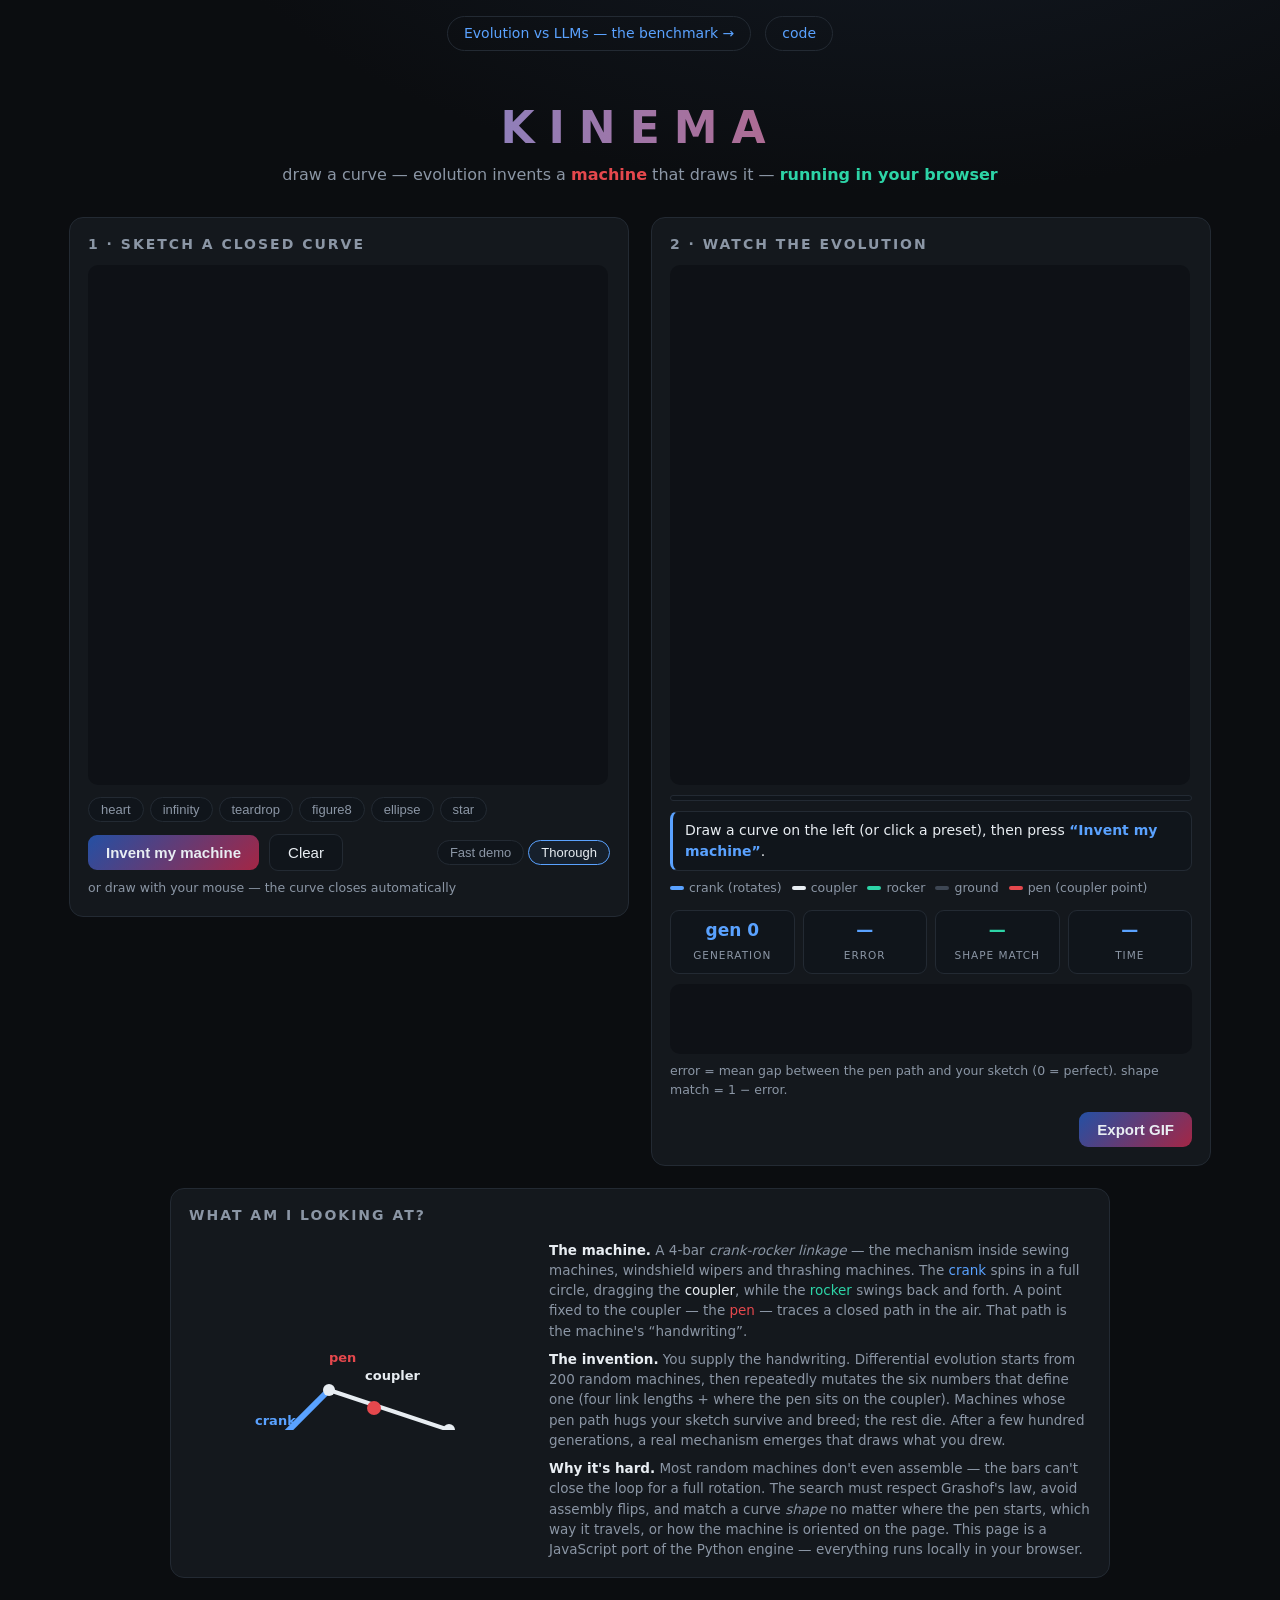
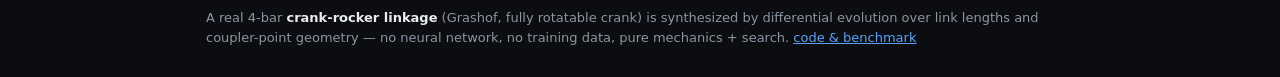
<file: docs/index.html>
<!DOCTYPE html>
<html lang="en">
<head>
<meta charset="utf-8">
<meta name="viewport" content="width=device-width, initial-scale=1">
<title>KINEMA — draw a curve, evolution invents a machine that draws it</title>
<link rel="stylesheet" href="style.css">
</head>
<body>
<div class="topbar">
  <a href="benchmark.html">Evolution vs LLMs — the benchmark →</a>
  <a href="https://github.com/snehalvartak/kinema">code</a>
</div>
<header>
  <h1>KINEMA</h1>
  <p class="tag">draw a curve &mdash; evolution invents a <em>machine</em> that draws it &mdash; <span class="live">running in your browser</span></p>
</header>

<main>
  <section class="panel" id="drawPanel">
    <h2>1 &middot; Sketch a closed curve</h2>
    <canvas id="draw" width="520" height="520"></canvas>
    <div class="chips" id="presets"></div>
    <div class="row">
      <button id="evolve" class="primary">Invent my machine</button>
      <button id="clear">Clear</button>
      <div class="speed" id="speedCtl">
        <button class="chip speed-chip" data-speed="fast">Fast demo</button>
        <button class="chip speed-chip selected" data-speed="full">Thorough</button>
      </div>
    </div>
    <p class="hint">or draw with your mouse &mdash; the curve closes automatically</p>
  </section>

  <section class="panel" id="stagePanel">
    <h2 id="stageTitle">2 &middot; Watch the evolution</h2>
    <canvas id="stage" width="520" height="520"></canvas>
    <div class="progress"><div id="bar"></div></div>
    <p id="narration" class="narration">Draw a curve on the left (or click a preset), then press <strong>“Invent my machine”</strong>.</p>
    <div class="legend" id="legend" hidden>
      <span class="lg"><i style="background:#5aa2ff"></i>crank (rotates)</span>
      <span class="lg"><i style="background:#e8edf2"></i>coupler</span>
      <span class="lg"><i style="background:#2dd4a7"></i>rocker</span>
      <span class="lg"><i style="background:#3d4653"></i>ground</span>
      <span class="lg"><i style="background:#e5484d"></i>pen (coupler point)</span>
    </div>
    <div class="stats" id="stats">
      <div class="stat"><span id="gen">gen 0</span><label>generation</label></div>
      <div class="stat"><span id="loss">&mdash;</span><label>error</label></div>
      <div class="stat"><span id="match">&mdash;</span><label>shape match</label></div>
      <div class="stat"><span id="time">&mdash;</span><label>time</label></div>
    </div>
    <canvas id="spark" width="520" height="70"></canvas>
    <p class="hint">error = mean gap between the pen path and your sketch (0 = perfect). shape match = 1 &minus; error.</p>
    <div class="row" id="doneRow" hidden>
      <span id="linkInfo" class="linkinfo"></span>
      <button id="gifBtn" class="primary">Export GIF</button>
    </div>
  </section>
</main>

<section class="panel wide" id="explainer">
  <h2>What am I looking at?</h2>
  <div class="explain-grid">
    <svg viewBox="0 0 340 190" width="340" height="190" aria-label="4-bar linkage diagram">
      <defs>
        <marker id="arr" viewBox="0 0 10 10" refX="9" refY="5" markerWidth="6" markerHeight="6" orient="auto">
          <path d="M0,0 L10,5 L0,10 z" fill="#5aa2ff"/>
        </marker>
      </defs>
      <path d="M 40 200 q 20 80 110 70 q 90 -10 110 -80" fill="none" stroke="#e5484d" stroke-width="2" stroke-dasharray="4 4" opacity="0.85"/>
      <text x="215" y="262" fill="#e5484d" font-size="12">path traced by the pen</text>
      <line x1="60" y1="230" x2="140" y2="150" stroke="#5aa2ff" stroke-width="6"/>
      <line x1="140" y1="150" x2="260" y2="190" stroke="#e8edf2" stroke-width="4"/>
      <line x1="300" y1="230" x2="260" y2="190" stroke="#2dd4a7" stroke-width="4"/>
      <line x1="60" y1="230" x2="300" y2="230" stroke="#3d4653" stroke-width="7"/>
      <circle cx="60" cy="230" r="7" fill="#8b96a5"/><circle cx="300" cy="230" r="7" fill="#8b96a5"/>
      <circle cx="140" cy="150" r="6" fill="#e8edf2"/><circle cx="260" cy="190" r="6" fill="#e8edf2"/>
      <circle cx="185" cy="168" r="7" fill="#e5484d"/>
      <text x="66" y="185" fill="#5aa2ff" font-size="13" font-weight="700">crank</text>
      <text x="176" y="140" fill="#e8edf2" font-size="13" font-weight="700">coupler</text>
      <text x="288" y="205" fill="#2dd4a7" font-size="13" font-weight="700">rocker</text>
      <text x="150" y="258" fill="#8b96a5" font-size="13">ground frame</text>
      <text x="140" y="122" fill="#e5484d" font-size="13" font-weight="700">pen</text>
      <path d="M 60 218 a 14 14 0 1 1 6 24" fill="none" stroke="#5aa2ff" stroke-width="1.6" marker-end="url(#arr)" opacity="0.9"/>
    </svg>
    <div class="explain-text">
      <p><strong>The machine.</strong> A 4-bar <em>crank-rocker linkage</em> — the mechanism inside
      sewing machines, windshield wipers and thrashing machines. The <span style="color:#5aa2ff">crank</span>
      spins in a full circle, dragging the <span style="color:#e8edf2">coupler</span>, while the
      <span style="color:#2dd4a7">rocker</span> swings back and forth. A point fixed to the coupler —
      the <span style="color:#e5484d">pen</span> — traces a closed path in the air. That path is
      the machine's “handwriting”.</p>
      <p><strong>The invention.</strong> You supply the handwriting. Differential evolution starts from
      200 random machines, then repeatedly mutates the six numbers that define one (four link lengths +
      where the pen sits on the coupler). Machines whose pen path hugs your sketch survive and breed;
      the rest die. After a few hundred generations, a real mechanism emerges that draws what you drew.</p>
      <p><strong>Why it's hard.</strong> Most random machines don't even assemble — the bars can't close
      the loop for a full rotation. The search must respect Grashof's law, avoid assembly flips, and
      match a curve <em>shape</em> no matter where the pen starts, which way it travels, or how the
      machine is oriented on the page. This page is a JavaScript port of the Python engine —
      everything runs locally in your browser.</p>
    </div>
  </div>
</section>

<footer>
  <p>A real 4-bar <strong>crank-rocker linkage</strong> (Grashof, fully rotatable crank) is synthesized by
  differential evolution over link lengths and coupler-point geometry &mdash; no neural network, no training data,
  pure mechanics + search. <a href="https://github.com/snehalvartak/kinema" style="color:#5aa2ff">code &amp; benchmark</a></p>
</footer>

<script src="gif.min.js"></script>
<script src="app.js"></script>
</body>
</html>
</file>
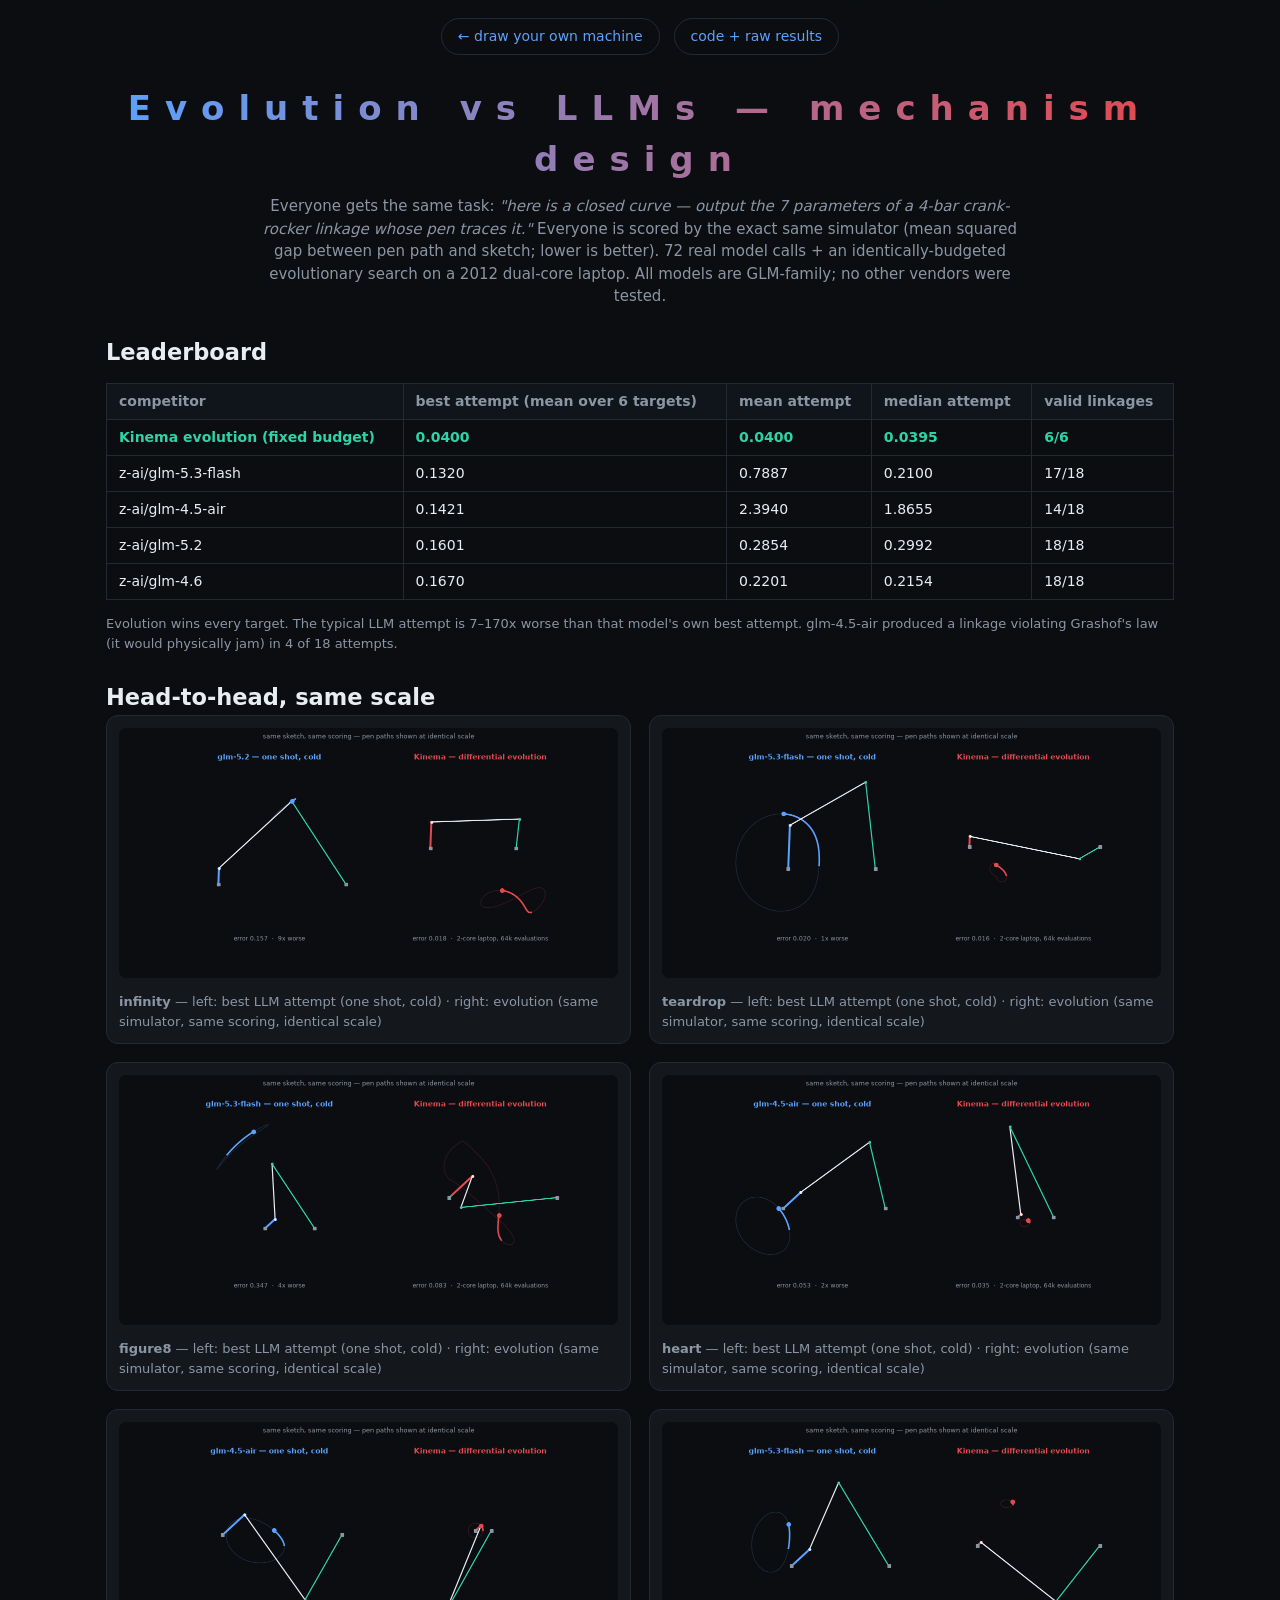
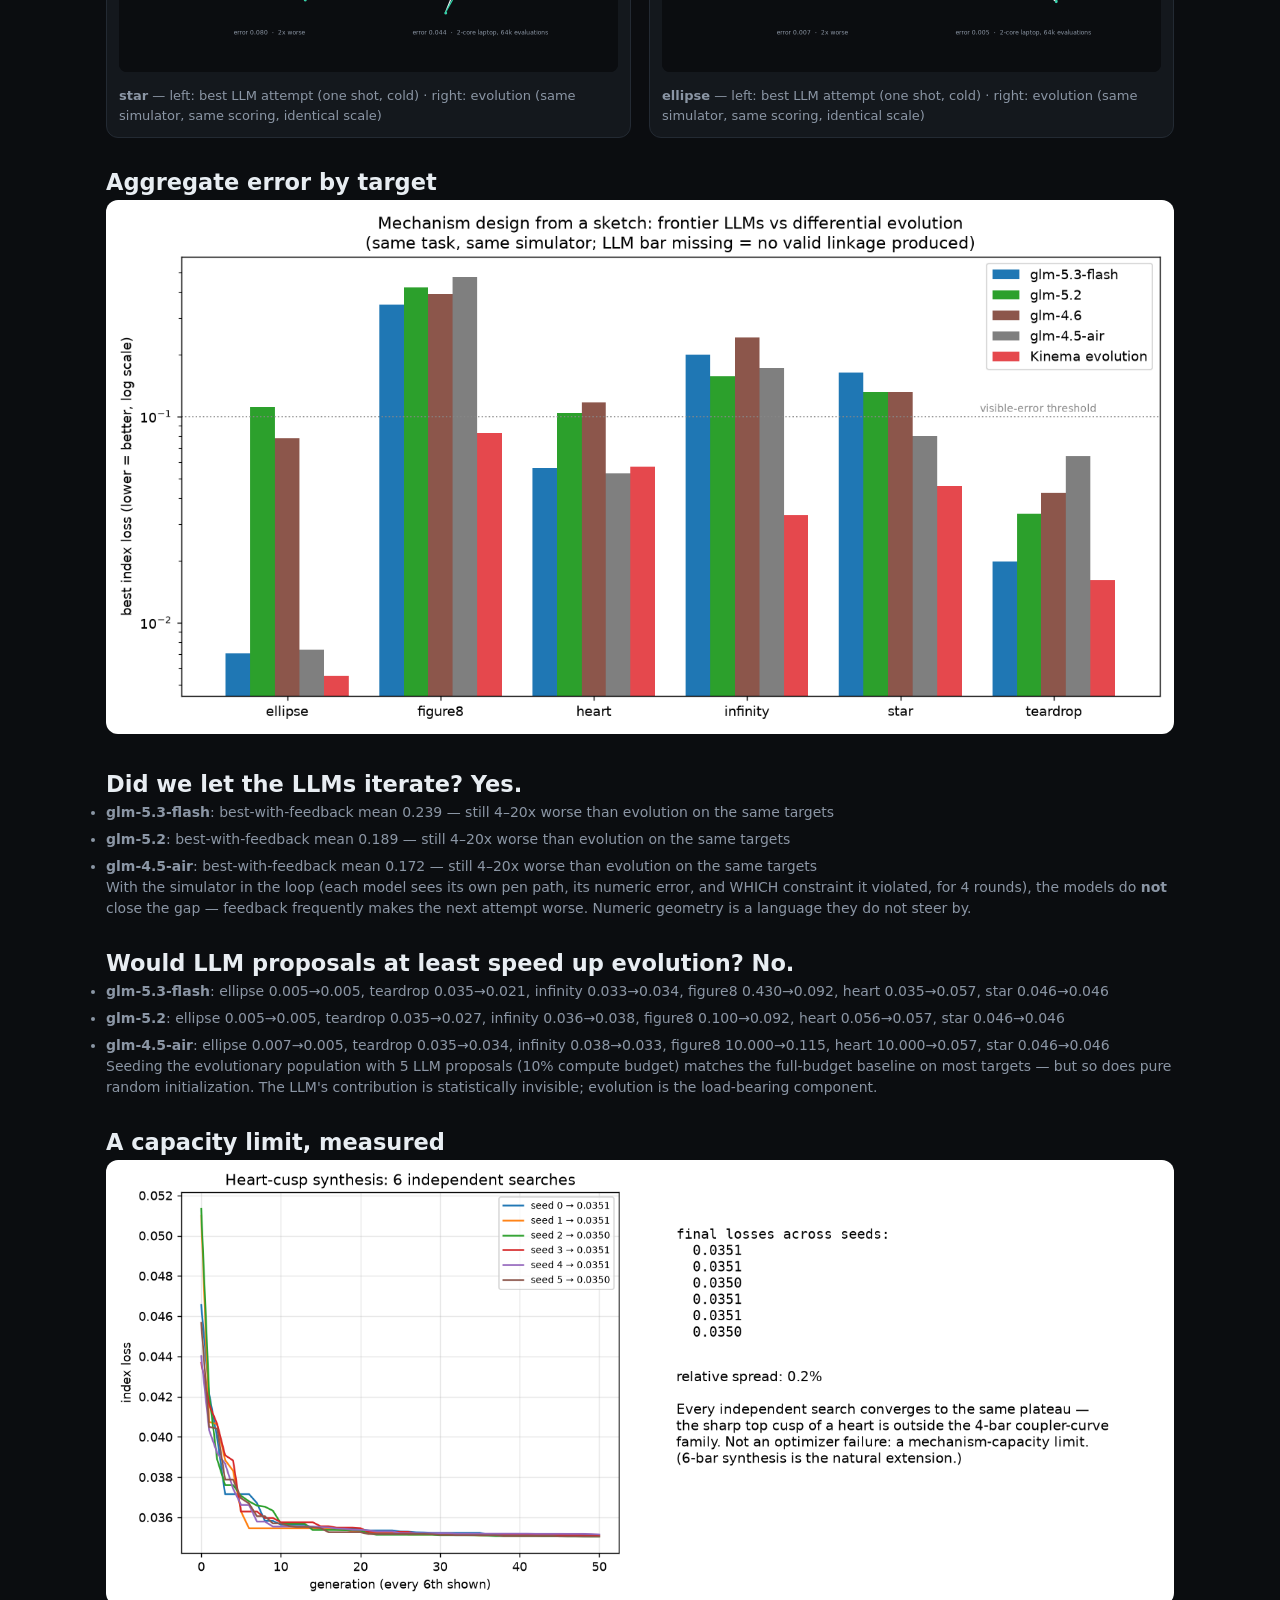
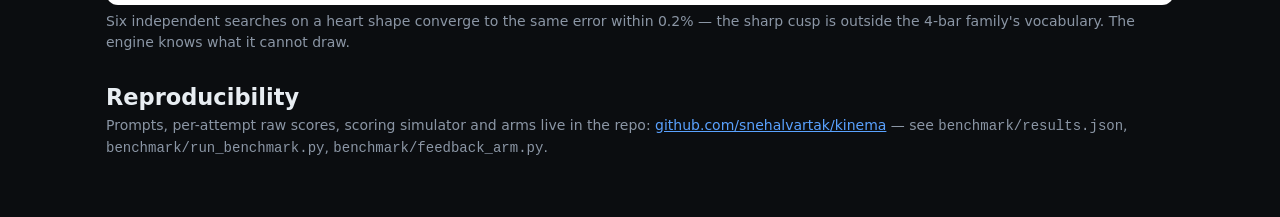
<file: docs/benchmark.html>
<!DOCTYPE html>
<html lang="en">
<head>
<meta charset="utf-8">
<meta name="viewport" content="width=device-width, initial-scale=1">
<title>Kinema — Evolution vs LLMs benchmark</title>
<link rel="stylesheet" href="style.css">
<style>
.bench-wrap { max-width: 1100px; margin: 0 auto; padding: 10px 16px 60px; }
.bench-wrap h2 { margin-top: 28px; }
table { border-collapse: collapse; width: 100%; margin: 14px 0; font-variant-numeric: tabular-nums; }
th, td { border: 1px solid var(--edge); padding: 7px 12px; text-align: left; font-size: 14px; }
th { color: var(--dim); font-weight: 600; background: #10151b; }
tr.winner td { color: var(--green); font-weight: 700; }
.gallery { display: grid; grid-template-columns: repeat(auto-fit, minmax(420px, 1fr)); gap: 18px; }
.card { background: var(--panel); border: 1px solid var(--edge); border-radius: 12px; padding: 12px; }
.card img { width: 100%; border-radius: 8px; background: #0b0d10; }
.card figcaption { color: var(--dim); font-size: 13px; margin-top: 8px; }
ul.arms { color: var(--dim); font-size: 14px; display: grid; gap: 6px; }
.topbar { display: flex; gap: 14px; justify-content: center; padding: 18px; }
.topbar a { color: var(--blue); text-decoration: none; border: 1px solid var(--edge); padding: 7px 16px; border-radius: 999px; font-size: 14px; }
.topbar a:hover { border-color: var(--blue); }
</style>
</head>
<body>
<div class="topbar">
  <a href="index.html">← draw your own machine</a>
  <a href="https://github.com/snehalvartak/kinema">code + raw results</a>
</div>
<div class="bench-wrap">
  <h1 style="text-align:center; font-size:34px;">Evolution vs LLMs — mechanism design</h1>
  <p style="text-align:center; color:var(--dim); max-width:760px; margin:10px auto 0;">
    Everyone gets the same task: <i>"here is a closed curve — output the 7 parameters of a 4-bar
    crank-rocker linkage whose pen traces it."</i> Everyone is scored by the exact same simulator
    (mean squared gap between pen path and sketch; lower is better). 72 real model calls +
    an identically-budgeted evolutionary search on a 2012 dual-core laptop. All models are
    GLM-family; no other vendors were tested.</p>

  <h2>Leaderboard</h2>
  <table>
    <tr><th>competitor</th><th>best attempt (mean over 6 targets)</th><th>mean attempt</th><th>median attempt</th><th>valid linkages</th></tr>
    <tr class="winner"><td>Kinema evolution (fixed budget)</td><td>0.0400</td><td>0.0400</td><td>0.0395</td><td>6/6</td></tr>
<tr class=""><td>z-ai/glm-5.3-flash</td><td>0.1320</td><td>0.7887</td><td>0.2100</td><td>17/18</td></tr>
<tr class=""><td>z-ai/glm-4.5-air</td><td>0.1421</td><td>2.3940</td><td>1.8655</td><td>14/18</td></tr>
<tr class=""><td>z-ai/glm-5.2</td><td>0.1601</td><td>0.2854</td><td>0.2992</td><td>18/18</td></tr>
<tr class=""><td>z-ai/glm-4.6</td><td>0.1670</td><td>0.2201</td><td>0.2154</td><td>18/18</td></tr>
  </table>
  <p style="color:var(--dim); font-size:13px;">Evolution wins every target. The typical LLM attempt is
  7–170x worse than that model's own best attempt. glm-4.5-air produced a linkage violating Grashof's
  law (it would physically jam) in 4 of 18 attempts.</p>

  <h2>Head-to-head, same scale</h2>
  <div class="gallery">
    <figure class="card"><img src="versus/infinity_versus.gif" loading="lazy" alt="infinity versus">
    <figcaption><b>infinity</b> — left: best LLM attempt (one shot, cold) · right: evolution
    (same simulator, same scoring, identical scale)</figcaption></figure>
<figure class="card"><img src="versus/teardrop_versus.gif" loading="lazy" alt="teardrop versus">
    <figcaption><b>teardrop</b> — left: best LLM attempt (one shot, cold) · right: evolution
    (same simulator, same scoring, identical scale)</figcaption></figure>
<figure class="card"><img src="versus/figure8_versus.gif" loading="lazy" alt="figure8 versus">
    <figcaption><b>figure8</b> — left: best LLM attempt (one shot, cold) · right: evolution
    (same simulator, same scoring, identical scale)</figcaption></figure>
<figure class="card"><img src="versus/heart_versus.gif" loading="lazy" alt="heart versus">
    <figcaption><b>heart</b> — left: best LLM attempt (one shot, cold) · right: evolution
    (same simulator, same scoring, identical scale)</figcaption></figure>
<figure class="card"><img src="versus/star_versus.gif" loading="lazy" alt="star versus">
    <figcaption><b>star</b> — left: best LLM attempt (one shot, cold) · right: evolution
    (same simulator, same scoring, identical scale)</figcaption></figure>
<figure class="card"><img src="versus/ellipse_versus.gif" loading="lazy" alt="ellipse versus">
    <figcaption><b>ellipse</b> — left: best LLM attempt (one shot, cold) · right: evolution
    (same simulator, same scoring, identical scale)</figcaption></figure>
  </div>

  <h2>Aggregate error by target</h2>
  <img src="chart.png" style="max-width:100%; border-radius:12px;" alt="error chart">

  <h2>Did we let the LLMs iterate? Yes.</h2>
  <ul class="arms">
    <li><b>glm-5.3-flash</b>: best-with-feedback mean 0.239 — still 4–20x worse than evolution on the same targets</li>
<li><b>glm-5.2</b>: best-with-feedback mean 0.189 — still 4–20x worse than evolution on the same targets</li>
<li><b>glm-4.5-air</b>: best-with-feedback mean 0.172 — still 4–20x worse than evolution on the same targets</li>
  </ul>
  <p style="color:var(--dim); font-size:14px;">With the simulator in the loop (each model sees its own
  pen path, its numeric error, and WHICH constraint it violated, for 4 rounds), the models do
  <b>not</b> close the gap — feedback frequently makes the next attempt worse. Numeric geometry is a
  language they do not steer by.</p>

  <h2>Would LLM proposals at least speed up evolution? No.</h2>
  <ul class="arms">
    <li><b>glm-5.3-flash</b>: ellipse 0.005→0.005, teardrop 0.035→0.021, infinity 0.033→0.034, figure8 0.430→0.092, heart 0.035→0.057, star 0.046→0.046</li>
<li><b>glm-5.2</b>: ellipse 0.005→0.005, teardrop 0.035→0.027, infinity 0.036→0.038, figure8 0.100→0.092, heart 0.056→0.057, star 0.046→0.046</li>
<li><b>glm-4.5-air</b>: ellipse 0.007→0.005, teardrop 0.035→0.034, infinity 0.038→0.033, figure8 10.000→0.115, heart 10.000→0.057, star 0.046→0.046</li>
  </ul>
  <p style="color:var(--dim); font-size:14px;">Seeding the evolutionary population with 5 LLM proposals
  (10% compute budget) matches the full-budget baseline on most targets — but so does pure random
  initialization. The LLM's contribution is statistically invisible; evolution is the load-bearing component.</p>

  <h2>A capacity limit, measured</h2>
  <img src="capacity_limit.png" style="max-width:100%; border-radius:12px;" alt="capacity limit">
  <p style="color:var(--dim); font-size:14px;">Six independent searches on a heart shape converge to the
  same error within 0.2% — the sharp cusp is outside the 4-bar family's vocabulary. The engine knows
  what it cannot draw.</p>

  <h2>Reproducibility</h2>
  <p style="color:var(--dim); font-size:14px;">Prompts, per-attempt raw scores, scoring simulator and
  arms live in the repo: <a href="https://github.com/snehalvartak/kinema" style="color:#5aa2ff">github.com/snehalvartak/kinema</a>
  — see <code>benchmark/results.json</code>, <code>benchmark/run_benchmark.py</code>, <code>benchmark/feedback_arm.py</code>.</p>
</div>
</body>
</html>
</file>
<file: docs/style.css>
:root {
  --bg: #0b0d10;
  --panel: #14181d;
  --edge: #232a33;
  --ink: #e8edf2;
  --dim: #8b96a5;
  --red: #e5484d;
  --blue: #5aa2ff;
  --green: #2dd4a7;
}
* { box-sizing: border-box; margin: 0; padding: 0; }
body {
  background: radial-gradient(1200px 600px at 70% -10%, #131a24 0%, var(--bg) 60%);
  color: var(--ink);
  font: 15px/1.5 "Segoe UI", system-ui, sans-serif;
  min-height: 100vh;
}
header { text-align: center; padding: 28px 16px 8px; }
h1 {
  font-size: 44px; letter-spacing: 14px; font-weight: 800;
  background: linear-gradient(90deg, var(--blue), var(--red));
  -webkit-background-clip: text; background-clip: text; color: transparent;
}
.tag { color: var(--dim); font-size: 16px; margin-top: 2px; }
.tag em { color: var(--red); font-style: normal; font-weight: 600; }

main {
  display: flex; gap: 22px; justify-content: center; align-items: flex-start;
  padding: 22px 16px; flex-wrap: wrap;
}
.panel {
  background: var(--panel); border: 1px solid var(--edge); border-radius: 14px;
  padding: 16px 18px 18px; width: 560px;
}
.panel h2 { font-size: 14px; color: var(--dim); text-transform: uppercase; letter-spacing: 2px; margin-bottom: 10px; }
canvas { display: block; border-radius: 10px; background: #0e1116; touch-action: none; cursor: crosshair; }
#stage { cursor: default; }

.chips { display: flex; flex-wrap: wrap; gap: 6px; margin: 12px 0 10px; }
.chip {
  border: 1px solid var(--edge); background: #10151b; color: var(--dim);
  padding: 4px 12px; border-radius: 999px; cursor: pointer; font-size: 13px;
}
.chip:hover { color: var(--ink); border-color: var(--blue); }

.row { display: flex; gap: 10px; margin-top: 12px; align-items: center; }
button {
  border: 1px solid var(--edge); background: #10151b; color: var(--ink);
  padding: 9px 18px; border-radius: 9px; cursor: pointer; font-size: 15px;
}
button:hover { border-color: var(--blue); }
button.primary {
  background: linear-gradient(135deg, #2450a4, #a42645);
  border: none; font-weight: 700;
}
button.primary:hover { filter: brightness(1.15); }
button:disabled { opacity: 0.45; cursor: default; }
.hint { color: var(--dim); font-size: 12.5px; margin-top: 8px; }

.stats { display: flex; gap: 8px; margin-top: 12px; }
.stat {
  flex: 1; background: #10151b; border: 1px solid var(--edge); border-radius: 9px;
  padding: 7px 10px; text-align: center;
}
.stat span { font-size: 17px; font-weight: 700; color: var(--blue); display: block; font-variant-numeric: tabular-nums; }
.stat label { font-size: 10.5px; color: var(--dim); text-transform: uppercase; letter-spacing: 1px; }
#match { color: var(--green); }
#spark { margin-top: 10px; width: 100%; }
.linkinfo { color: var(--dim); font-size: 13px; flex: 1; }

.narration {
  margin-top: 10px; font-size: 14px; color: var(--ink);
  background: #10151b; border: 1px solid var(--edge); border-left: 3px solid var(--blue);
  border-radius: 8px; padding: 8px 12px; min-height: 40px;
}
.narration strong { color: var(--blue); }
.legend { display: flex; flex-wrap: wrap; gap: 10px; margin-top: 8px; font-size: 12.5px; color: var(--dim); }
.lg { display: inline-flex; align-items: center; gap: 5px; }
.lg i { width: 14px; height: 4px; border-radius: 2px; display: inline-block; }

.explain-grid { display: flex; gap: 20px; flex-wrap: wrap; align-items: flex-start; }
.explain-text { flex: 1; min-width: 260px; font-size: 13.5px; color: var(--dim); display: grid; gap: 8px; }
.explain-text strong { color: var(--ink); }
.panel.wide { width: 940px; max-width: 96vw; margin: 0 auto 30px; }
.panel.wide h2 { margin-bottom: 14px; }

footer { max-width: 900px; margin: 8px auto 30px; padding: 0 16px; color: var(--dim); font-size: 13px; }
footer strong { color: var(--ink); }

.tag .live { color: var(--green); font-weight: 600; }

.topbar { display: flex; gap: 14px; justify-content: center; padding: 16px; }
.topbar a { color: var(--blue); text-decoration: none; border: 1px solid var(--edge); padding: 6px 16px; border-radius: 999px; font-size: 14px; }
.topbar a:hover { border-color: var(--blue); }

.progress {
  margin-top: 10px; height: 6px; border-radius: 3px; background: #10151b;
  border: 1px solid var(--edge); overflow: hidden;
}
#bar {
  height: 100%; width: 0%;
  background: linear-gradient(90deg, var(--blue), var(--red));
  transition: width 0.25s ease;
}
.speed { display: flex; gap: 4px; margin-left: auto; }
.speed-chip.selected { color: var(--ink); border-color: var(--blue); background: #16202c; }
</file>
